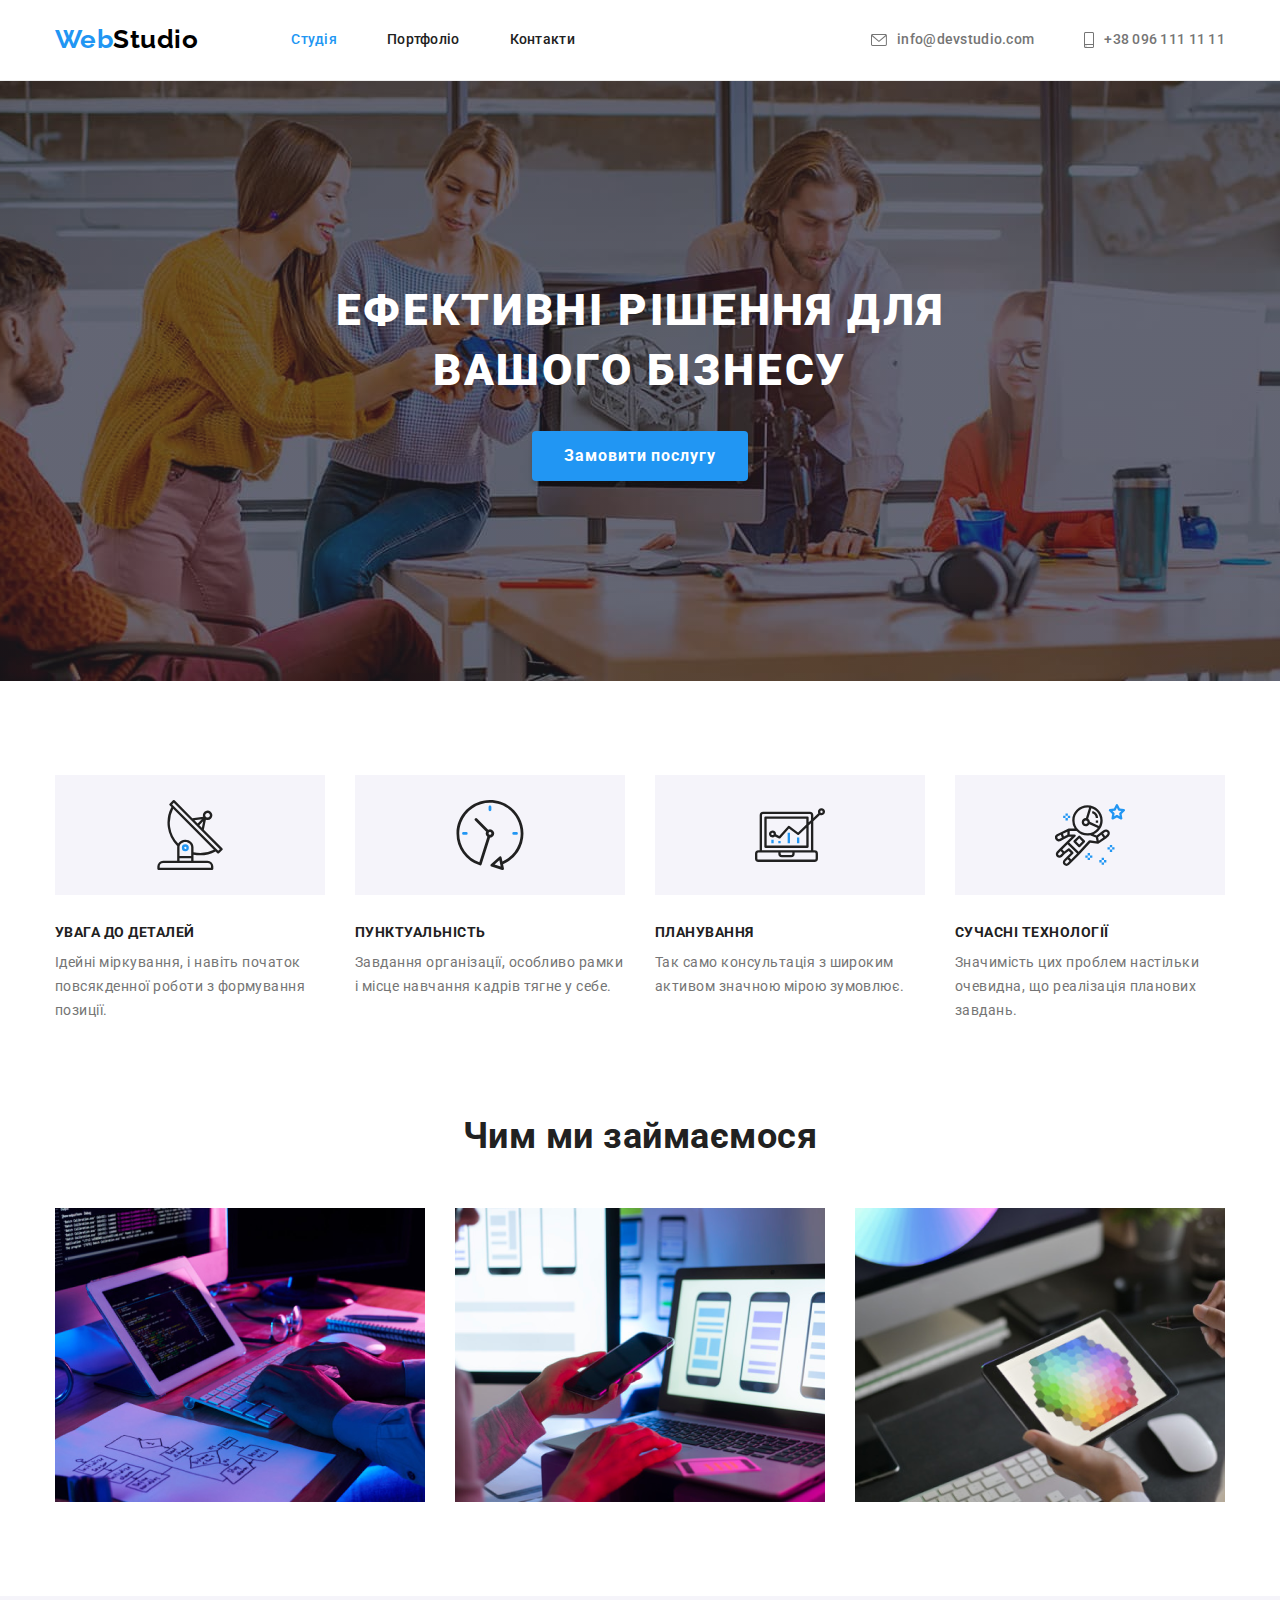
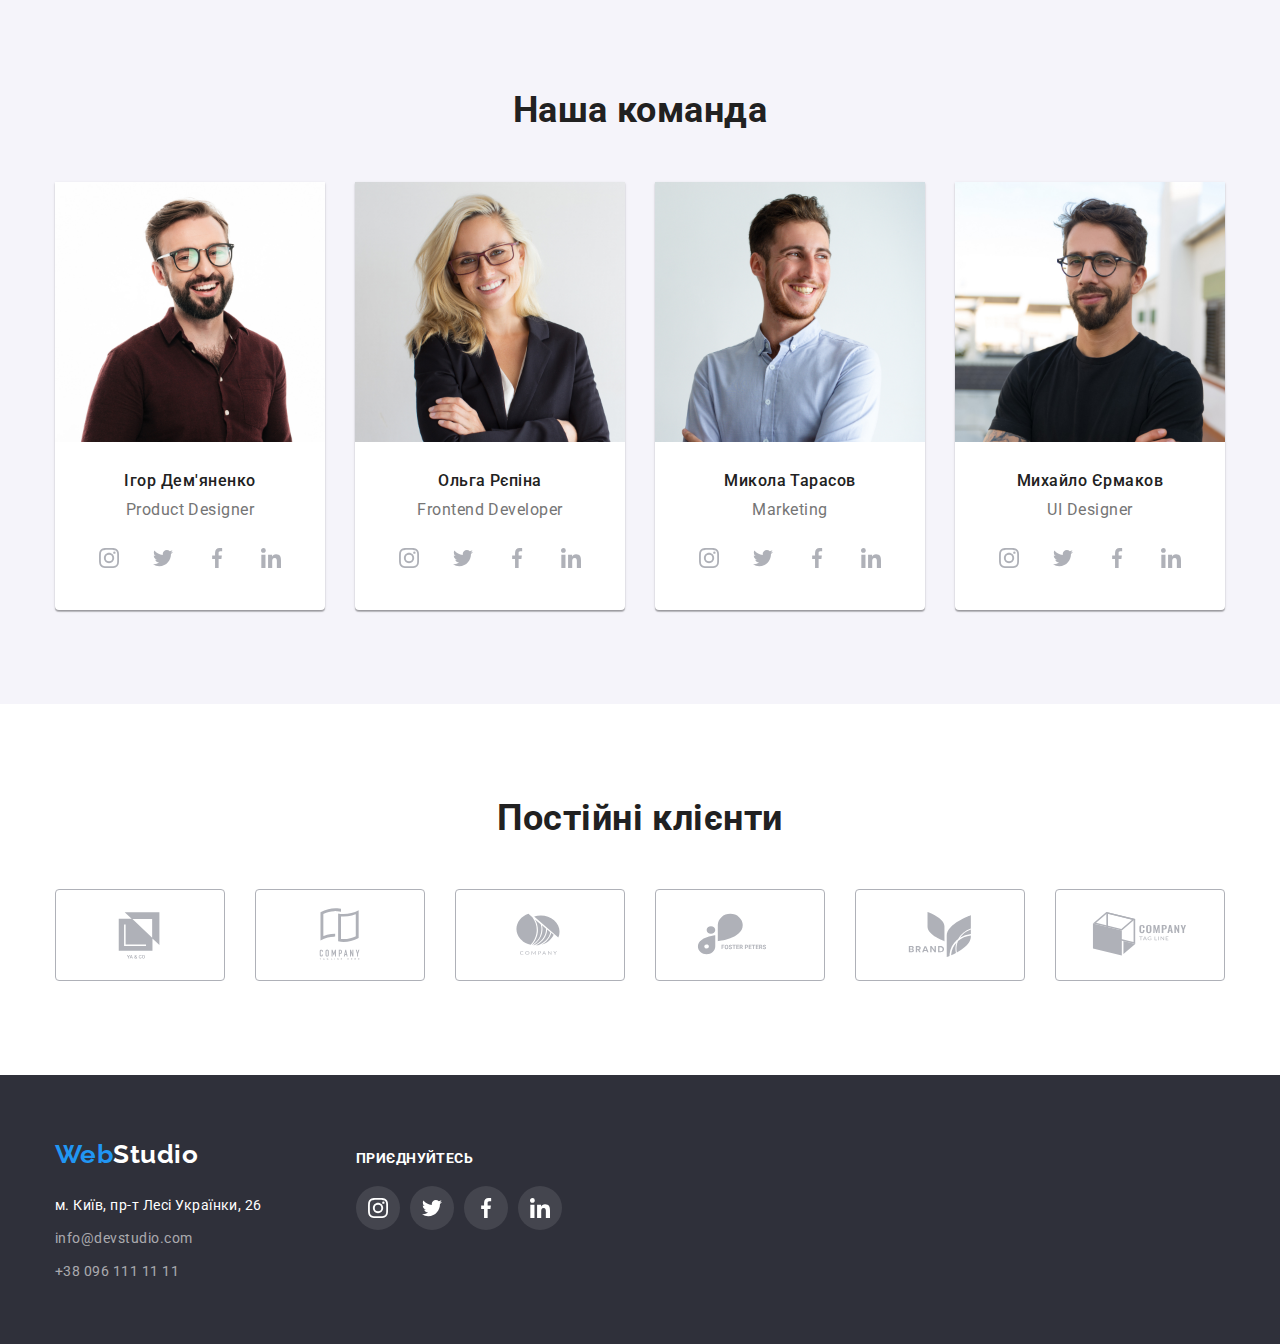
<file: index.html>
<!DOCTYPE html>
<html lang="uk">
  <head>
    <meta charset="UTF-8" />
    <meta http-equiv="X-UA-Compatible" content="IE=edge" />
    <meta name="viewport" content="width=device-width, initial-scale=1.0" />
    <title>WebStudio</title>
    <link
      href="https://fonts.googleapis.com/css2?family=Raleway:wght@700&family=Roboto:wght@400;500;700;900&display=swap"
      rel="stylesheet"
    />
    <link
      rel="stylesheet"
      href="https://cdnjs.cloudflare.com/ajax/libs/modern-normalize/1.1.0/modern-normalize.min.css"
    />
    <link rel="stylesheet" href="css/style.css" />
  </head>
  <body>
    <header class="page-header">
      <div class="container main-nav">
        <nav class="nav-wrapper">
          <a class="logo link" href="./index.html"
            ><span class="logo-web">Web</span>Studio</a
          >
          <ul class="nav-bar list">
            <li class="item">
              <a class="nav-link link current" href="./index.html">Студія</a>
            </li>
            <li class="item">
              <a class="nav-link link" href="./portfolio.html">Портфоліо</a>
            </li>
            <li class="item"><a class="nav-link link" href="#">Контакти</a></li>
          </ul>
        </nav>
        <ul class="header-contact list">
          <li class="item">
            <a class="header-contact-link link" href="mailto:info@devstudio.com"
              >
              <svg class="icon" width="16" height="12">
                <use href="./images/sprite1.svg#icon-mail"></use>
              </svg>
              info@devstudio.com</a
            >
          </li>
          <li class="item">
            <a class="header-contact-link link" href="tel:+380961111111"
              >
              <svg class="icon" width="10" height="16">
                <use href="./images/sprite1.svg#icon-tel"></use>
              </svg>
              +38 096 111 11 11</a
            >
          </li>
        </ul>
      </div>
    </header>
    <main>
      <section class="decision">
        <div class="container">
          <h1 class="decision-title">Ефективні рішення для вашого бізнесу</h1>
          <button class="btn btn-primary">Замовити послугу</button>
        </div>
      </section>
      <section class="section no-padding-bottom">
        <div class="container">
          <h2 class="section-title visually-hidden">Особливості</h2>
          <ul class="specifics-wrapper list">
            <li class="specifics-wrapper-item">
              <div class="rect">
                <svg class="icon" width="70" height="70">
                  <use href="./images/sprite1.svg#icon-antenna"></use>
                </svg>
              </div>
              <h3 class="title">УВАГА ДО ДЕТАЛЕЙ</h3>
              <p class="descr">
                Ідейні міркування, і навіть початок повсякденної роботи з
                формування позиції.
              </p>
            </li>
            <li class="specifics-wrapper-item">
              <div class="rect">
                <svg class="icon" width="70" height="70">
                  <use href="./images/sprite1.svg#icon-clock"></use>
                </svg>
              </div>
              <h3 class="title">ПУНКТУАЛЬНІСТЬ</h3>
              <p class="descr">
                Завдання організації, особливо рамки і місце навчання кадрів
                тягне у себе.
              </p>
            </li>
            <li class="specifics-wrapper-item">
              <div class="rect">
                <svg class="icon" width="70" height="70">
                  <use href="./images/sprite1.svg#icon-diagram"></use>
                </svg>
              </div>
              <h3 class="title">ПЛАНУВАННЯ</h3>
              <p class="descr">
                Так само консультація з широким активом значною мірою зумовлює.
              </p>
            </li>
            <li class="specifics-wrapper-item">
              <div class="rect">
                <svg class="icon" width="70" height="70">
                  <use href="./images/sprite1.svg#icon-astronaut"></use>
                </svg>
              </div>
              <h3 class="title">СУЧАСНІ ТЕХНОЛОГІЇ</h3>
              <p class="descr">
                Значимість цих проблем настільки очевидна, що реалізація
                планових завдань.
              </p>
            </li>
          </ul>
        </div>
      </section>
      <section class="section">
        <div class="container">
          <h2 class="section-title">Чим ми займаємося</h2>
          <ul class="task-wrapper list">
            <li class="task-wrapper-item">
              <img
                class="img"
                src="images/task/box1.png"
                alt="picture1"
                width="370"
              />
            </li>
            <li class="task-wrapper-item">
              <img
                class="img"
                src="images/task/box2.png"
                alt="picture2"
                width="370"
              />
            </li>
            <li class="task-wrapper-item">
              <img
                class="img"
                src="images/task/box3.png"
                alt="picture3"
                width="370"
              />
            </li>
          </ul>
        </div>
      </section>
      <section class="section team-bcg">
        <div class="container">
          <h2 class="section-title">Наша команда</h2>
          <ul class="team-wrapper list">
            <li class="team-wrapper-item">
              <img
                class="img"
                src="images/team/img.jpg"
                alt="Product Designer"
                width="270"
              />
              <div class="person">
                <h3 class="name">Ігор Дем'яненко</h3>
                <p class="post">Product Designer</p>
                <ul class="team-social list">
                  <li class="item">
                    <a class="social-link link" href="">
                      <svg class="icon" width="20" height="20">
                        <use href="./images/sprite1.svg#icon-instagram"></use>
                      </svg>
                    </a>
                  </li>
                  <li class="item">
                    <a class="social-link link" href="">
                      <svg class="icon" width="20" height="20">
                        <use href="./images/sprite1.svg#icon-twitter"></use>
                      </svg>
                    </a>
                  </li>
                  <li class="item">
                    <a class="social-link link" href="">
                      <svg class="icon" width="20" height="20">
                        <use href="./images/sprite1.svg#icon-facebook"></use>
                      </svg>
                    </a>
                  </li>
                  <li class="item">
                    <a class="social-link link" href="">
                      <svg class="icon" width="20" height="20">
                        <use href="./images/sprite1.svg#icon-linkedin"></use>
                      </svg>
                    </a>
                  </li>
                </ul>
              </div>
            </li>
            <li class="team-wrapper-item">
              <img
                class="img"
                src="images/team/img(1).jpg"
                alt="Frontend Developer"
                width="270"
              />
              <div class="person">
                <h3 class="name">Ольга Рєпіна</h3>
                <p class="post">Frontend Developer</p>
                <ul class="team-social list">
                  <li class="item">
                    <a class="social-link link" href="">
                      <svg class="icon" width="20" height="20">
                        <use href="./images/sprite1.svg#icon-instagram"></use>
                      </svg>
                    </a>
                  </li>
                  <li class="item">
                    <a class="social-link link" href="">
                      <svg class="icon" width="20" height="20">
                        <use href="./images/sprite1.svg#icon-twitter"></use>
                      </svg>
                    </a>
                  </li>
                  <li class="item">
                    <a class="social-link link" href="">
                      <svg class="icon" width="20" height="20">
                        <use href="./images/sprite1.svg#icon-facebook"></use>
                      </svg>
                    </a>
                  </li>
                  <li class="item">
                    <a class="social-link link" href="">
                      <svg class="icon" width="20" height="20">
                        <use href="./images/sprite1.svg#icon-linkedin"></use>
                      </svg>
                    </a>
                  </li>
                </ul>
              </div>
            </li>
            <li class="team-wrapper-item">
              <img
                class="img"
                src="images/team/img(2).jpg"
                alt="Marketing"
                width="270"
              />
              <div class="person">
                <h3 class="name">Микола Тарасов</h3>
                <p class="post">Marketing</p>
                <ul class="team-social list">
                  <li class="item">
                    <a class="social-link link" href="">
                      <svg class="icon" width="20" height="20">
                        <use href="./images/sprite1.svg#icon-instagram"></use>
                      </svg>
                    </a>
                  </li>
                  <li class="item">
                    <a class="social-link link" href="">
                      <svg class="icon" width="20" height="20">
                        <use href="./images/sprite1.svg#icon-twitter"></use>
                      </svg>
                    </a>
                  </li>
                  <li class="item">
                    <a class="social-link link" href="">
                      <svg class="icon" width="20" height="20">
                        <use href="./images/sprite1.svg#icon-facebook"></use>
                      </svg>
                    </a>
                  </li>
                  <li class="item">
                    <a class="social-link link" href="">
                      <svg class="icon" width="20" height="20">
                        <use href="./images/sprite1.svg#icon-linkedin"></use>
                      </svg>
                    </a>
                  </li>
                </ul>
              </div>
            </li>
            <li class="team-wrapper-item">
              <img
                class="img"
                src="images/team/img(3).jpg"
                alt="UI Designer"
                width="270"
              />
              <div class="person">
                <h3 class="name">Михайло Єрмаков</h3>
                <p class="post">UI Designer</p>
                <ul class="team-social list">
                  <li class="item">
                    <a class="social-link link" href="">
                      <svg class="icon" width="20" height="20">
                        <use href="./images/sprite1.svg#icon-instagram"></use>
                      </svg>
                    </a>
                  </li>
                  <li class="item">
                    <a class="social-link link" href="">
                      <svg class="icon" width="20" height="20">
                        <use href="./images/sprite1.svg#icon-twitter"></use>
                      </svg>
                    </a>
                  </li>
                  <li class="item">
                    <a class="social-link link" href="">
                      <svg class="icon" width="20" height="20">
                        <use href="./images/sprite1.svg#icon-facebook"></use>
                      </svg>
                    </a>
                  </li>
                  <li class="item">
                    <a class="social-link link" href="">
                      <svg class="icon" width="20" height="20">
                        <use href="./images/sprite1.svg#icon-linkedin"></use>
                      </svg>
                    </a>
                  </li>
                </ul>
              </div>
            </li>
          </ul>
        </div>
      </section>
      <section class="section">
        <div class="container">
          <h2 class="section-title">Постійні клієнти</h2>
          <ul class="clients-wrapper list">
            <li class="item">
              <a class="client-link link" href=""
                ><svg class="icon" width="106" height="60">
                  <use href="./images/sprite1.svg#icon-Logo"></use></svg
              ></a>
            </li>
            <li class="item">
              <a class="client-link link" href=""
                ><svg class="icon" width="106" height="60">
                  <use href="./images/sprite1.svg#icon-Logo-1"></use></svg
              ></a>
            </li>
            <li class="item">
              <a class="client-link link" href=""
                ><svg class="icon" width="106" height="60">
                  <use href="./images/sprite1.svg#icon-Logo-2"></use></svg
              ></a>
            </li>
            <li class="item">
              <a class="client-link link" href=""
                ><svg class="icon" width="106" height="60">
                  <use href="./images/sprite1.svg#icon-Logo-3"></use></svg
              ></a>
            </li>
            <li class="item">
              <a class="client-link link" href=""
                ><svg class="icon" width="106" height="60">
                  <use href="./images/sprite1.svg#icon-Logo-4"></use></svg
              ></a>
            </li>
            <li class="item">
              <a class="client-link link" href=""
                ><svg class="icon" width="106" height="60">
                  <use href="./images/sprite1.svg#icon-Logo-5"></use></svg
              ></a>
            </li>
          </ul>
        </div>
      </section>
    </main>
    <footer class="page-footer">
      <div class="container">
        <div class="footer-wrapper">
          <a class="logo link" href="./index.html"
            ><span class="logo-web">Web</span>Studio</a
          >
          <address class="footer-contact">
            <p class="address">м. Київ, пр-т Лесі Українки, 26</p>
            <ul class="address-wrapper list">
              <li class="address-wrapper-item">
                <a
                  class="footer-contact-link link"
                  href="mailto:info@devstudio.com"
                  >info@devstudio.com</a
                >
              </li>
              <li class="address-wrapper-item">
                <a class="footer-contact-link link" href="tel:+380961111111"
                  >+38 096 111 11 11</a
                >
              </li>
            </ul>
          </address>
        </div>
        <div class="footer-social">
          <p class="footer-social-text">приєднуйтесь</p>
          <ul class="footer-social-list list">
            <li class="item">
              <a class="social-link link" href="">
                <svg class="icon" width="20" height="20">
                  <use href="./images/sprite1.svg#icon-instagram"></use>
                </svg>
              </a>
            </li>
            <li class="item">
              <a class="social-link link" href="">
                <svg class="icon" width="20" height="20">
                  <use href="./images/sprite1.svg#icon-twitter"></use>
                </svg>
              </a>
            </li>
            <li class="item">
              <a class="social-link link" href="">
                <svg class="icon" width="20" height="20">
                  <use href="./images/sprite1.svg#icon-facebook"></use>
                </svg>
              </a>
            </li>
            <li class="item">
              <a class="social-link link" href="">
                <svg class="icon" width="20" height="20">
                  <use href="./images/sprite1.svg#icon-linkedin"></use>
                </svg>
              </a>
            </li>
          </ul>
        </div>
      </div>
    </footer>
  </body>
</html>
</file>
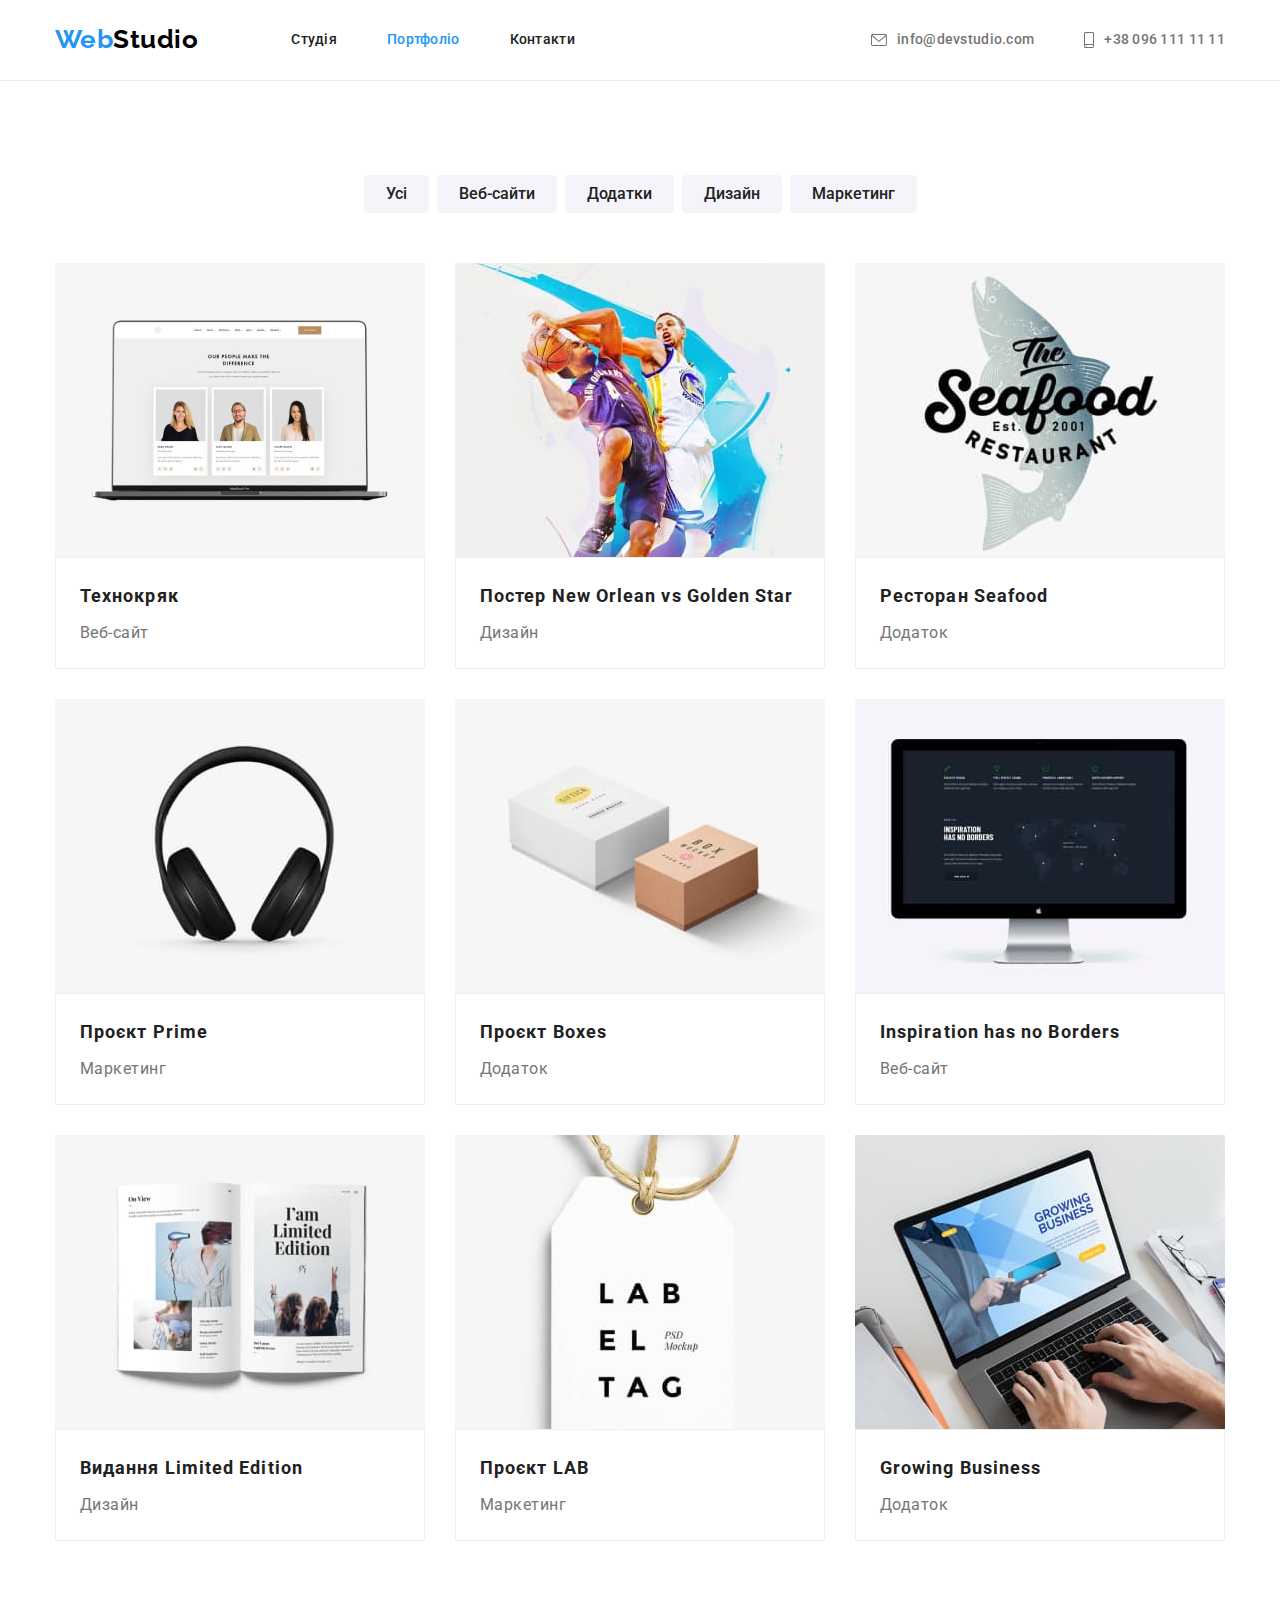
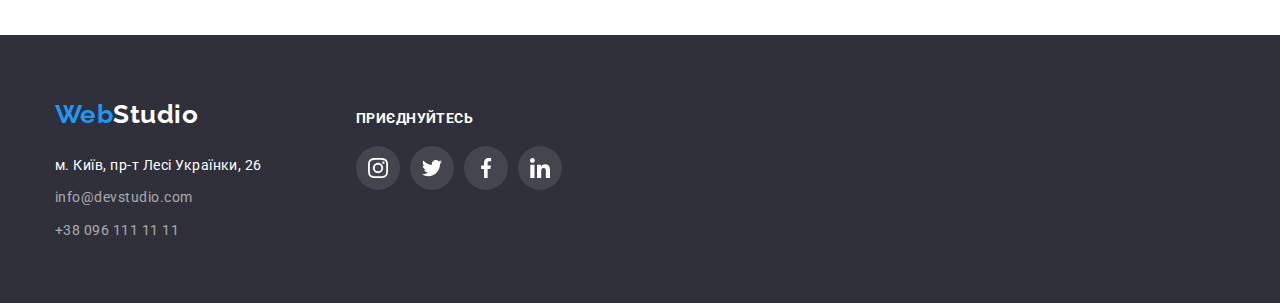
<file: portfolio.html>
<!DOCTYPE html>
<html lang="uk">
  <head>
    <meta charset="UTF-8" />
    <meta http-equiv="X-UA-Compatible" content="IE=edge" />
    <meta name="viewport" content="width=device-width, initial-scale=1.0" />
    <title>WebStudio</title>
    <link
    href="https://fonts.googleapis.com/css2?family=Raleway:wght@700&family=Roboto:wght@400;500;700;900&display=swap"
    rel="stylesheet"
    />
    <link rel="stylesheet" href="https://cdnjs.cloudflare.com/ajax/libs/modern-normalize/1.1.0/modern-normalize.min.css"/>
    <link rel="stylesheet" href="css/style.css" />
  </head>

  <body>
    <header class="page-header">
      <div class="container main-nav">
        <nav class="nav-wrapper">
          <a class="logo link" href="./index.html"><span class="logo-web">Web</span>Studio</a>
          <ul class="nav-bar list">
            <li class="item">
              <a class="nav-link link" href="./index.html">Студія</a>
            </li>
            <li class="item">
              <a class="nav-link link current" href="./portfolio.html">Портфоліо</a>
            </li>
            <li class="item"><a class="nav-link link" href="#">Контакти</a></li>
          </ul>
        </nav>
        <ul class="header-contact list">
          <li class="item">
            <a class="header-contact-link link" href="mailto:info@devstudio.com">
              <svg class="icon" width="16" height="12">
                <use href="./images/sprite1.svg#icon-mail"></use>
              </svg>
              info@devstudio.com</a>
          </li>
          <li class="item">
            <a class="header-contact-link link" href="tel:+380961111111">
              <svg class="icon" width="10" height="16">
                <use href="./images/sprite1.svg#icon-tel"></use>
              </svg>
              +38 096 111 11 11</a>
          </li>
        </ul>
      </div>
    </header>

    <main>
      <section class="section">
        <div class="container">
          <h1 class="section-title visually-hidden">Портфоліо</h1>
          <ul class="filter-wrapper list">
            <li class="item"><button class="btn btn-secondary" type="button">Усі</button></li>
            <li class="item">
              <button class="btn btn-secondary" type="button">Веб-сайти</button>
            </li>
            <li class="item">
              <button class="btn btn-secondary" type="button">Додатки</button>
            </li>
            <li class="item">
              <button class="btn btn-secondary" type="button">Дизайн</button>
            </li>
            <li class="item">
              <button class="btn btn-secondary" type="button">Маркетинг</button>
            </li>
          </ul>
          <ul class="examples-wrapper list">
            <li class="examples-wrapper-item">
              <a class="link" href="">
                <img class="img" src="./images/projects/img.jpg" alt="" width="370" />
                <div class="descr">
                  <h2 class="prjct">Технокряк</h2>
                  <p class="spcfn">Веб-сайт</p>
                </div>
              </a>
            </li>
            <li class="examples-wrapper-item">
              <a class="link" href="">
                <img class="img" src="./images/projects/img(1).jpg" alt="" width="370" />
                <div class="descr">
                  <h2 class="prjct">Постер New Orlean vs Golden Star</h2>
                  <p class="spcfn">Дизайн</p>
                </div>
              </a>
            </li>
            <li class="examples-wrapper-item">
              <a class="link" href="">
                <img class="img" src="./images/projects/img(2).jpg" alt="" width="370" />
                <div class="descr">
                  <h2 class="prjct">Ресторан Seafood</h2>
                  <p class="spcfn">Додаток</p>
                </div>
              </a>
            </li>
            <li class="examples-wrapper-item">
              <a class="link" href="">
                <img class="img" src="./images/projects/img(3).jpg" alt="" width="370" />
                <div class="descr">
                  <h2 class="prjct">Проєкт Prime</h2>
                  <p class="spcfn">Маркетинг</p>
                </div>
              </a>
            </li>
            <li class="examples-wrapper-item">
              <a class="link" href="">
                <img class="img" src="./images/projects/img(4).jpg" alt="" width="370" />
                <div class="descr">
                  <h2 class="prjct">Проєкт Boxes</h2>
                  <p class="spcfn">Додаток</p>
                </div>
              </a>
            </li>
            <li class="examples-wrapper-item">
              <a class="link" href="">
                <img class="img" src="./images/projects/img(5).jpg" alt="" width="370" />
                <div class="descr">
                  <h2 class="prjct">Inspiration has no Borders</h2>
                  <p class="spcfn">Веб-сайт</p>
                </div>
              </a>
            </li>
            <li class="examples-wrapper-item">
              <a class="link" href="">
                <img class="img" src="./images/projects/img(6).jpg" alt="" width="370" />
                <div class="descr">
                  <h2 class="prjct">Видання Limited Edition</h2>
                  <p class="spcfn">Дизайн</p>
                </div>
              </a>
            </li>
            <li class="examples-wrapper-item">
              <a class="link" href="">
                <img class="img" src="./images/projects/img(7).jpg" alt="" width="370" />
                <div class="descr">
                  <h2 class="prjct">Проєкт LAB</h2>
                  <p class="spcfn">Маркетинг</p>
                </div>
              </a>
            </li>
            <li class="examples-wrapper-item">
              <a class="link" href="">
                <img class="img" src="./images/projects/img(8).jpg" alt="" width="370" />
                <div class="descr">
                  <h2 class="prjct">Growing Business</h2>
                  <p class="spcfn">Додаток</p>
                </div>
              </a>
            </li>
          </ul>
        </div>
      </section>
    </main>
    <footer class="page-footer">
      <div class="container">
        <div class="footer-wrapper">
          <a class="logo link" href="./index.html"><span class="logo-web">Web</span>Studio</a>
          <address class="footer-contact">
            <p class="address">м. Київ, пр-т Лесі Українки, 26</p>
            <ul class="address-wrapper list">
              <li class="address-wrapper-item">
                <a class="footer-contact-link link" href="mailto:info@devstudio.com">info@devstudio.com</a>
              </li>
              <li class="address-wrapper-item">
                <a class="footer-contact-link link" href="tel:+380961111111">+38 096 111 11 11</a>
              </li>
            </ul>
          </address>
        </div>
        <div class="footer-social">
          <p class="footer-social-text">приєднуйтесь</p>
          <ul class="footer-social-list list">
            <li class="item">
              <a class="social-link link" href="">
                <svg class="icon" width="20" height="20">
                  <use href="./images/sprite1.svg#icon-instagram"></use>
                </svg>
              </a>
            </li>
            <li class="item">
              <a class="social-link link" href="">
                <svg class="icon" width="20" height="20">
                  <use href="./images/sprite1.svg#icon-twitter"></use>
                </svg>
              </a>
            </li>
            <li class="item">
              <a class="social-link link" href="">
                <svg class="icon" width="20" height="20">
                  <use href="./images/sprite1.svg#icon-facebook"></use>
                </svg>
              </a>
            </li>
            <li class="item">
              <a class="social-link link" href="">
                <svg class="icon" width="20" height="20">
                  <use href="./images/sprite1.svg#icon-linkedin"></use>
                </svg>
              </a>
            </li>
          </ul>
        </div>
      </div>
    </footer>
  </body>
</html>
</file>
<file: css/style.css>
:root {
  --primary-color: #757575;
  --secondary-color: #212121;
  --accent-color: #2196f3;
  --bcg-pr-color: #ffffff;
  --bcg-sc-color: #2f303a;
  --footer-cont-color: rgba(255, 255, 255, 0.6);
  --white-color: #ffffff;
  --black-color: #000000;
  --btn-bcg-color: #f5f4fa;
}
h1,
h2,
h3,
p {
  padding: 0;
  margin: 0;
}
.container {
  padding-left: 15px;
  padding-right: 15px;

  width: 1200px;
  margin: 0 auto;
  /* outline: 1px dotted green; */
}
.list {
  padding: 0;
  margin: 0;

  list-style: none;
}
.link {
  text-decoration: none;
}
.section {
  padding-top: 94px;
  padding-bottom: 94px;

  /* outline: 2px solid red; */
}
.section.no-padding-bottom {
  padding-bottom: 0;
}
.visually-hidden {
  position: absolute;
  white-space: nowrap;
  width: 1px;
  height: 1px;
  overflow: hidden;
  border: 0;
  padding: 0;
  clip: rect(0 0 0 0);
  clip-path: inset(50%);
  margin: -1px;
}

/* Buttons styles */
.btn {
  border: none;
  font-family: inherit;
  cursor: pointer;
}
.btn-primary {
  padding: 10px 32px;

  font-weight: 700;
  font-size: 16px;
  line-height: 30px;
  letter-spacing: 0.06em;
  background-color: var(--accent-color);
  color: var(--white-color);

  box-shadow: 0px 4px 4px rgba(0, 0, 0, 0.15);
  border-radius: 4px;
}
.btn-secondary {
  padding: 6px 22px;

  font-weight: 500;
  font-size: 16px;
  line-height: 1.62;
  text-align: center;
  background-color: var(--btn-bcg-color);
  color: var(--secondary-color);

  border-radius: 4px;
}
.btn-secondary:hover,
.btn-secondary:focus {
  background-color: var(--accent-color);
  color: var(--white-color);
  box-shadow: 0px 3px 1px rgba(0, 0, 0, 0.1), 0px 1px 2px rgba(0, 0, 0, 0.08),
    0px 2px 2px rgba(0, 0, 0, 0.12);
  /* border-radius: 4px; */
}

/* Body */

body {
  font-family: Roboto, sans-serif;
  background-color: var(--bcg-pr-color);
  color: var(--primary-color);
  letter-spacing: 0.03em;
}

.section-title {
  margin-bottom: 50px;

  font-weight: 700;
  font-size: 36px;
  line-height: 1.16;
  text-align: center;
  color: var(--secondary-color);
}

/*---------------------------------------------------------------------------- Header --------------------------------------------------------------------*/

.page-header {
  border-bottom: 1px solid #ececec;
}
.main-nav {
  display: flex;
  align-items: center;
}
.nav-wrapper {
  display: flex;
  align-items: center;
}
.nav-bar {
  display: flex;
  align-items: center;
  margin-left: 93px;
}
.nav-bar .item:not(:last-child) {
  margin-right: 50px;
}
.logo {
  display: block;

  font-family: "Raleway";
  font-style: normal;
  font-weight: 700;
  font-size: 26px;
  line-height: 1.5;
  color: var(--black-color);
}
.logo-web {
  color: var(--accent-color);
}
.nav-link {
  display: block;
  padding-top: 32px;
  padding-bottom: 32px;

  font-weight: 500;
  font-size: 14px;
  line-height: 1.14;
  letter-spacing: 0.02em;
  color: var(--secondary-color);
}
.nav-link:hover,
.nav-link:focus {
  color: var(--accent-color);
}
.nav-link.current {
  color: var(--accent-color);
}

/*--------------------------------------------------------- header contacts ----------------------------------------------------------*/

.header-contact {
  display: flex;
  align-items: center;
  margin-left: auto;
}
.header-contact .item + .item {
  margin-left: 50px;
}
/* Альтернитива 
    .header-contact .item:not(:last-child) {
    margin-right: 50px;
} */
.header-contact-link .icon{
  margin-right: 10px;
  fill: currentColor;
}
.header-contact-link {
  display: flex;
  align-items: center;
  padding-top: 32px;
  padding-bottom: 32px;

  font-weight: 500;
  font-size: 14px;
  line-height: 1.14;
  letter-spacing: 0.02em;
  color: var(--primary-color);
}
.header-contact-link:hover,
.header-contact-link:focus,
.header-contact-link .icon:hover,
.header-contact-link .icon:focus{
  color: var(--accent-color);
  fill: var(--accent-color);
}

/* -----------------------------------------------------------------section decision --------------------------------------------------------------------------*/

.decision {
  padding-top: 200px;
  padding-bottom: 200px;
  max-width: 1600px;
  height: 600px;
  margin-left: auto;
  margin-right: auto;
  text-align: center;
  background-image: linear-gradient(
      to right,
      rgba(47, 48, 58, 0.4),
      rgba(47, 48, 58, 0.4)
    ),
    url("../images/hero/Img.jpg");
  background-color: var(--bcg-sc-color);
  background-size: cover;
  background-position: center;
}
.decision-title {
  width: 696px;
  margin: 0 auto;
  margin-bottom: 30px;

  font-weight: 900;
  font-size: 44px;
  line-height: 1.36;
  text-align: center;
  letter-spacing: 0.06em;
  text-transform: uppercase;
  color: var(--white-color);
}

/* section specifics */

.specifics-wrapper {
  display: flex;
}
.specifics-wrapper-item {
  /* width: calc((100%-90px)/4); */
  width: 270px;
}

.rect {
  display: flex;
  justify-content: center;
  align-items: center;
  margin-bottom: 30px;
  height: 120px;
  background-color: var(--btn-bcg-color)
}

/* Также можно было вместо использования псевдоклассов указать один класс с общими свойствами для всех элементов и потом отдельно создать классы для каждого элемента изменяя только bcg-image. и добавить эти классы в каждый элемент списка 
.specifics-wrapper-item::before {
    content: '';
    display: block;
    height: 120px;
    margin-bottom: 30px;
    background-position: center;
    background-repeat: no-repeat;
}
.icon-antenna::before {
    background-image: url(../images/specifics/antenna.svg);
}
...
*/
/* .specifics-wrapper-item:nth-child(1)::before {
  content: "";
  display: block;
  height: 120px;
  margin-bottom: 30px;
  background-image: url(../images/specifics/antenna.svg);
  background-position: center;
  background-repeat: no-repeat;
}
.specifics-wrapper-item:nth-child(2)::before {
  content: "";
  display: block;
  height: 120px;
  margin-bottom: 30px;
  background-image: url(../images/specifics/clock.svg);
  background-position: center;
  background-repeat: no-repeat;
}
.specifics-wrapper-item:nth-child(3)::before {
  content: "";
  display: block;
  height: 120px;
  margin-bottom: 30px;
  background-image: url(../images/specifics/diagram.svg);
  background-position: center;
  background-repeat: no-repeat;
}
.specifics-wrapper-item:nth-child(4)::before {
  content: "";
  display: block;
  height: 120px;
  margin-bottom: 30px;
  background-image: url(../images/specifics/astronaut.svg);
  background-position: center;
  background-repeat: no-repeat;
} */
.specifics-wrapper-item + .specifics-wrapper-item {
  margin-left: 30px;
}
.specifics-wrapper .title {
  margin-bottom: 10px;

  font-weight: 700;
  font-size: 14px;
  line-height: 1.14;
  text-transform: uppercase;
  color: var(--secondary-color);
}
.specifics-wrapper .descr {
  font-size: 14px;
  line-height: 1.7;
  color: var(--primary-color);
}

/* Task */

.task-wrapper {
  display: flex;
}
.task-wrapper .img {
  display: block;
}
.task-wrapper-item + .task-wrapper-item {
  margin-left: 30px;
}

/* section team */

.team-bcg {
  background-color: var(--btn-bcg-color);
}
.team-wrapper {
  display: flex;
}
.team-wrapper-item {
  box-shadow: 0px 1px 3px rgba(0, 0, 0, 0.12), 0px 1px 1px rgba(0, 0, 0, 0.14),
    0px 2px 1px rgba(0, 0, 0, 0.2);
  border-radius: 0px 0px 4px 4px;
  background-color: var(--white-color);
}
.team-wrapper-item + .team-wrapper-item {
  margin-left: 30px;
}
.person {
  padding-top: 30px;
  padding-bottom: 30px;
}
.team-wrapper-item .img {
  display: block;
}
.team-wrapper-item .name {
  margin-bottom: 10px;

  font-weight: 500;
  font-size: 16px;
  line-height: 1.18;
  text-align: center;
  color: var(--secondary-color);
}
.team-wrapper-item .post {
  margin-bottom: 16px;

  font-size: 16px;
  line-height: 1.18;
  text-align: center;
  color: var(--primary-color);
}

.team-social {
  display: flex;
  
  margin-left: auto;
  margin-right: auto;
  width: 206px;
  height: 44px;
}
.team-social .item + .item {
  margin-left: 10px;
}
.team-social .item{
  width: 44px;
  height: 44px;
}
.team-social .social-link {
  display: flex;
  justify-content: center;
  align-items: center;

  color: #AFB1B8;
  width: 100%;
  height: 100%;
  background-color: var(--white-color);
  border-radius: 50%;
}
.team-social .icon {
  fill: currentColor;
}
.team-social .link:hover,
.team-social .link:focus {
  background-color: var(--accent-color);
  color: var(--white-color);
}

/* Clients */

.clients-wrapper {
  display: flex;
}
.clients-wrapper .item + .item {
  margin-left: 30px;
}
.clients-wrapper .item{
  width: 170px;
  height: 92px;
}
.clients-wrapper .client-link {
  display: flex;
  justify-content: center;
  align-items: center;
  color: #AFB1B8;
  width: 100%;
  height: 100%;
  border: 1px solid #AFB1B8;
  border-radius: 4px;
}
.clients-wrapper .icon{
  fill: currentColor;
}
.clients-wrapper .link:hover,
.clients-wrapper .link:focus {
  color: var(--accent-color);
    border: 1px solid var(--accent-color);
}


/* Portfolio */

.filter-wrapper {
  display: flex;
  justify-content: center;
  margin-bottom: 50px;
}
.filter-wrapper .item + .item {
  margin-left: 8px;
}
.examples-wrapper {
  display: flex;
  flex-wrap: wrap;
}
.examples-wrapper-item {
  margin-right: 30px;
  margin-bottom: 30px;
  width: calc((100% - 60px) / 3);
}
.examples-wrapper-item .link{
  display: block;
  width: 100%;
  height: 100%;
}
.examples-wrapper-item .link:hover,
.examples-wrapper-item .link:focus{
  box-shadow: 0px 1px 1px rgba(0, 0, 0, 0.12), 0px 4px 4px rgba(0, 0, 0, 0.06), 1px 4px 6px rgba(0, 0, 0, 0.16);
}
.examples-wrapper-item:nth-child(3n) {
  margin-right: 0;
}
.examples-wrapper-item:nth-last-child(-n + 3) {
  margin-bottom: 0;
}
.examples-wrapper-item .img {
  display: block;

  /* outline: 1px solid blue; */
}
.examples-wrapper-item .descr {
  padding: 20px 24px;
  border: 1px solid #eeeeee;
}
.examples-wrapper-item .prjct {
  margin-bottom: 4px;

  font-weight: 700;
  font-size: 18px;
  line-height: 2;
  letter-spacing: 0.06em;
  color: var(--secondary-color);
  /* outline: 1px solid red; */
}
.examples-wrapper-item .spcfn {
  font-size: 16px;
  line-height: 1.87;
  color: var(--primary-color);
  /* outline: 1px solid green; */
}

/* footer */
.page-footer {
  padding-top: 60px;
  padding-bottom: 60px;

  background-color: var(--bcg-sc-color);
}
.footer-wrapper {
  width: 231px;
}
.page-footer .container {
  display: flex;
  align-items: baseline;
}
.page-footer .logo {
  display: block;
  margin-bottom: 20px;

  color: var(--white-color);
}
.footer-contact {
  font-style: normal;
}
.address {
  margin-bottom: 9px;

  font-size: 14px;
  line-height: 1.7;
  color: var(--white-color);
}
.address-wrapper-item:not(:last-child) {
  margin-bottom: 9px;
}
.footer-contact-link {
  display: block;

  font-size: 14px;
  line-height: 1.7;
  color: var(--footer-cont-color);
}
.footer-contact-link:hover,
.footer-contact-link:focus {
  color: var(--accent-color);
}

.footer-social {
  margin-left: 70px;
}
.footer-social-text {
  margin-bottom: 20px;

  font-weight: 700;
  font-size: 14px;
  line-height: calc(16/14);
  letter-spacing: 0.03em;
  text-transform: uppercase;

  color: #FFFFFF;
}
.footer-social-list {
  display: flex;
  justify-content: center;
  align-items: center;
}
.footer-social-list .item+.item {
  margin-left: 10px;
}
.footer-social-list .social-link {
  display: flex;
  justify-content: center;
  align-items: center;

  color: var(--white-color);
  width: 44px;
  height: 44px;
  background-color: rgba(255, 255, 255, 0.1);
  border-radius: 50%;
}
.footer-social-list .icon {
  /* margin: auto; */
  fill: currentColor;
}
.footer-social-list .link:hover,
.footer-social-list .link:focus {
  background-color: var(--accent-color);
}
</file>
